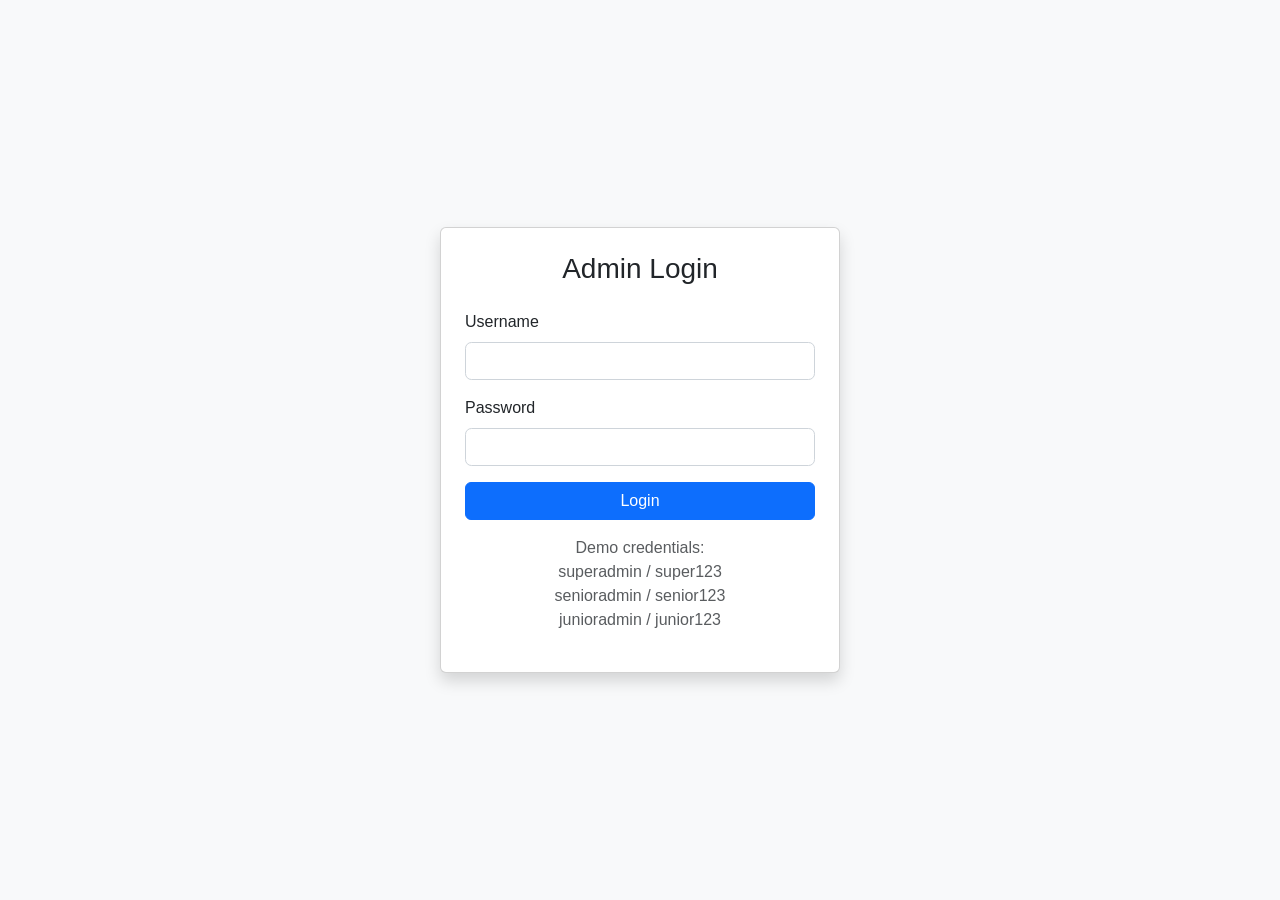
<file: KABAYAN/admin.html>
<!DOCTYPE html>
<html lang="en">
<head>
  <meta charset="UTF-8">
  <meta name="viewport" content="width=device-width, initial-scale=1.0">
  <title>Kabayan Tourism - Admin Dashboard</title>
  <link href="https://cdn.jsdelivr.net/npm/bootstrap@5.3.2/dist/css/bootstrap.min.css" rel="stylesheet">
  <link rel="stylesheet" href="css/admin.css">
</head>
<body>
  <!-- Navbar -->
  <nav class="navbar navbar-expand-lg navbar-dark bg-dark">
    <div class="container-fluid">
      <a class="navbar-brand" href="#">Admin Panel</a>
      <ul class="navbar-nav ms-auto">
        <li class="nav-item"><span id="roleBadge" class="badge ms-3"></span></li>
        <li class="nav-item"><a class="nav-link" href="#" onclick="logout()">Logout</a></li>
      </ul>
    </div>
  </nav>

  <!-- Tabs -->
  <ul class="nav nav-tabs" id="adminTabs" role="tablist">
    <li class="nav-item"><button class="nav-link active" data-bs-toggle="tab" data-bs-target="#faqs">FAQs</button></li>
    <li class="nav-item"><button class="nav-link" data-bs-toggle="tab" data-bs-target="#announcements">Announcements</button></li>
    <li class="nav-item"><button class="nav-link" data-bs-toggle="tab" data-bs-target="#destinations">Destinations</button></li>
    <li class="nav-item"><button class="nav-link" data-bs-toggle="tab" data-bs-target="#services">Services</button></li>
  </ul>

  <!-- Tab Content -->
  <div class="tab-content mt-3">
    <!-- FAQs -->
    <div class="tab-pane fade show active" id="faqs">
      <h2>Manage FAQs</h2>
      <form id="faqForm" class="mb-3">
        <input type="text" id="faqQuestion" class="form-control mb-2" placeholder="Enter question">
        <textarea id="faqAnswer" class="form-control mb-2" placeholder="Enter answer"></textarea>
        <button type="submit" class="btn btn-success">Add FAQ</button>
      </form>
      <ul id="faqList" class="list-group"></ul>
    </div>

    <!-- Announcements -->
    <div class="tab-pane fade" id="announcements">
      <h2>Manage Announcements</h2>
      <form id="announcementForm" class="mb-3">
        <textarea id="announcementText" class="form-control mb-2" placeholder="Enter announcement"></textarea>
        <button type="submit" class="btn btn-primary">Add Announcement</button>
      </form>
      <ul id="announcementList" class="list-group"></ul>
    </div>

    <!-- Destinations -->
    <div class="tab-pane fade" id="destinations">
      <h2>Manage Destinations</h2>
      <form id="destinationForm" class="mb-3">
        <input type="text" id="destinationName" class="form-control mb-2" placeholder="Destination name">
        <textarea id="destinationDesc" class="form-control mb-2" placeholder="Description"></textarea>
        <button type="submit" class="btn btn-info">Add Destination</button>
      </form>
      <ul id="destinationList" class="list-group"></ul>
    </div>

    <!-- Services -->
    <div class="tab-pane fade" id="services">
      <h2>Manage Services</h2>
      <form id="serviceForm" class="mb-3">
        <input type="text" id="serviceName" class="form-control mb-2" placeholder="Service name">
        <textarea id="serviceDesc" class="form-control mb-2" placeholder="Description"></textarea>
        <button type="submit" class="btn btn-warning">Add Service</button>
      </form>
      <ul id="serviceList" class="list-group"></ul>
    </div>
  </div>

  <footer class="bg-dark text-white text-center py-3">
    <p>&copy; 2026 Kabayan Tourism Board - Admin</p>
  </footer>

  <script src="https://cdn.jsdelivr.net/npm/bootstrap@5.3.2/dist/js/bootstrap.bundle.min.js"></script>
  <script src="js/ad_script.js"></script>
</body>
</html>
</file>
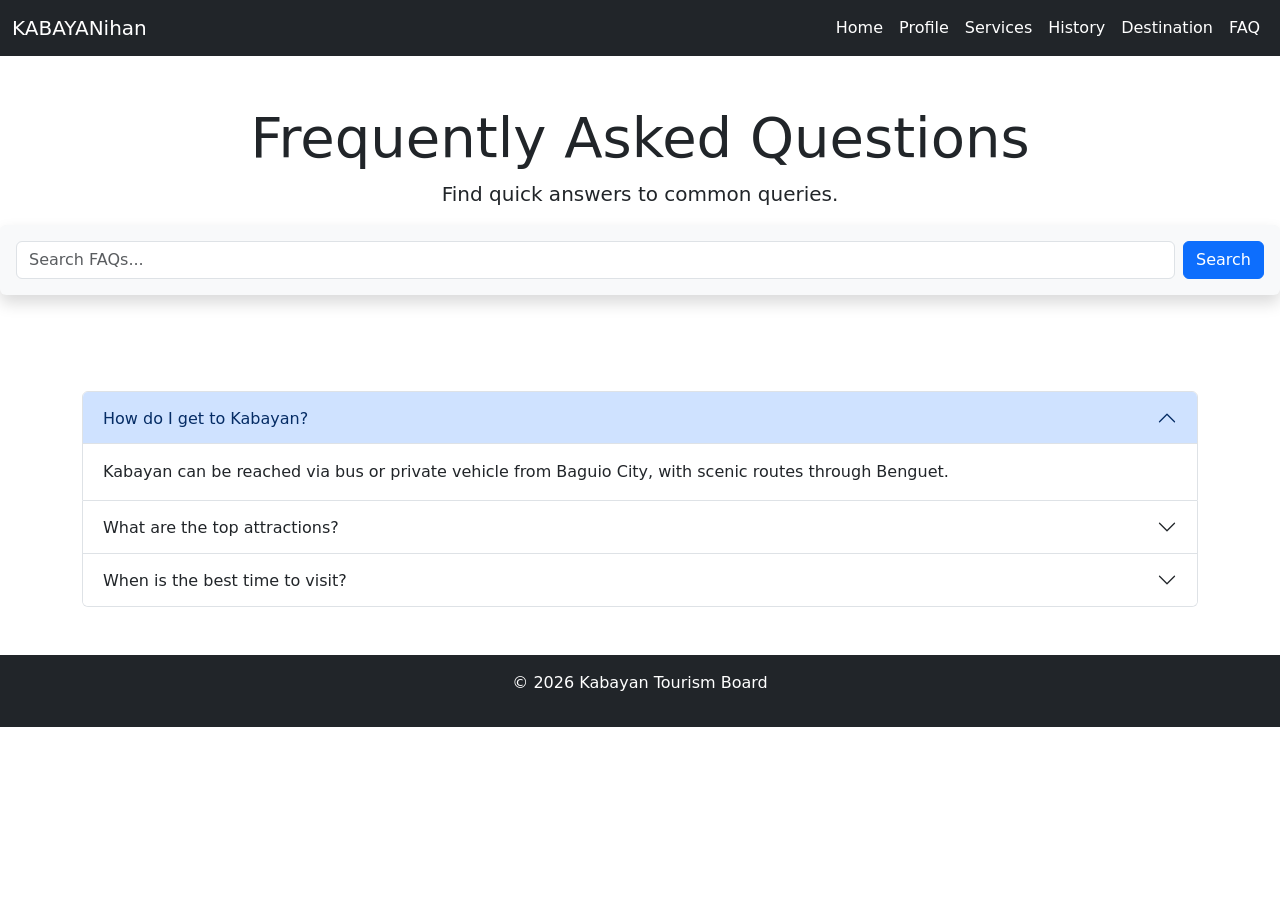
<file: KABAYAN/faq.html>
<!DOCTYPE html>
<html lang="en">

<head>
  <meta charset="UTF-8">
  <meta name="viewport" content="width=device-width, initial-scale=1.0">
  <title>Kabayan Tourism - Destinations</title>
  <link href="https://cdn.jsdelivr.net/npm/bootstrap@5.3.2/dist/css/bootstrap.min.css" rel="stylesheet">
  <link rel="stylesheet" href="css/faqs.css">
</head>

<body>
  <!-- Navbar -->
  <nav class="navbar navbar-expand-lg navbar-dark bg-dark">
    <div class="container-fluid">
      <a class="navbar-brand" href="index.html">KABAYANihan</a>
      <button class="navbar-toggler" type="button" data-bs-toggle="collapse" data-bs-target="#navbarNav">
        <span class="navbar-toggler-icon"></span>
      </button>
      <div class="collapse navbar-collapse" id="navbarNav">
        <ul class="navbar-nav ms-auto">
          <li class="nav-item"><a class="nav-link active" href="index.html">Home</a></li>
          <li class="nav-item"><a class="nav-link active" href="profile.html">Profile</a></li>
          <li class="nav-item"><a class="nav-link active" href="service.html">Services</a></li>
          <li class="nav-item"><a class="nav-link active" href="history.html">History</a></li>
          <li class="nav-item"><a class="nav-link active" href="destination.html">Destination</a></li>
          <li class="nav-item"><a class="nav-link active" href="faq.html">FAQ</a></li>
        </ul>
      </div>
    </div>
  </nav>
<header class="faq-hero text-center py-5">
  <h1 class="display-4">Frequently Asked Questions</h1>
  <p class="lead">Find quick answers to common queries.</p>
  <div class="search-box bg-light p-3 rounded shadow mt-3 text-center">
    <form class="d-flex justify-content-center" onsubmit="return false;">
      <input type="text" id="searchInput" class="form-control me-2" placeholder="Search FAQs...">
      <button class="btn btn-primary" type="button">Search</button>
    </form>
    <p id="noResults" class="text-danger mt-2" style="display:none;">No results found.</p>
  </div>
</header>


  <!-- FAQ Accordion -->
  <main class="container my-5">
    <div class="accordion" id="faqAccordion">
      <!-- Item 1 -->
      <div class="accordion-item">
        <h2 class="accordion-header" id="faqOne">
          <button class="accordion-button" type="button" data-bs-toggle="collapse" data-bs-target="#collapseOne"
            aria-expanded="true" aria-controls="collapseOne">
            How do I get to Kabayan?
          </button>
        </h2>
        <div id="collapseOne" class="accordion-collapse collapse show" aria-labelledby="faqOne"
          data-bs-parent="#faqAccordion">
          <div class="accordion-body">
            Kabayan can be reached via bus or private vehicle from Baguio City, with scenic routes through Benguet.
          </div>
        </div>
      </div>
      <!-- Item 2 -->
      <div class="accordion-item">
        <h2 class="accordion-header" id="faqTwo">
          <button class="accordion-button collapsed" type="button" data-bs-toggle="collapse"
            data-bs-target="#collapseTwo" aria-expanded="false" aria-controls="collapseTwo">
            What are the top attractions?
          </button>
        </h2>
        <div id="collapseTwo" class="accordion-collapse collapse" aria-labelledby="faqTwo"
          data-bs-parent="#faqAccordion">
          <div class="accordion-body">
            Popular attractions include Mount Pulag, Kabayan Fire Mummies, and Lake Bulalacao.
          </div>
        </div>
      </div>
      <!-- Item 3 -->
      <div class="accordion-item">
        <h2 class="accordion-header" id="faqThree">
          <button class="accordion-button collapsed" type="button" data-bs-toggle="collapse"
            data-bs-target="#collapseThree" aria-expanded="false" aria-controls="collapseThree">
            When is the best time to visit?
          </button>
        </h2>
        <div id="collapseThree" class="accordion-collapse collapse" aria-labelledby="faqThree"
          data-bs-parent="#faqAccordion">
          <div class="accordion-body">
            The dry season (November to April) offers the best weather for trekking and sightseeing.
          </div>
        </div>
      </div>
    </div>
  </main>

  <!-- Footer -->
  <footer class="bg-dark text-white text-center py-3">
    <p>&copy; 2026 Kabayan Tourism Board</p>
  </footer>

  <!-- Bootstrap JS -->
  <script src="https://cdn.jsdelivr.net/npm/bootstrap@5.3.2/dist/js/bootstrap.bundle.min.js"></script>
  <script src="js/faqs.js"></script>
</body>

</html>
</file>
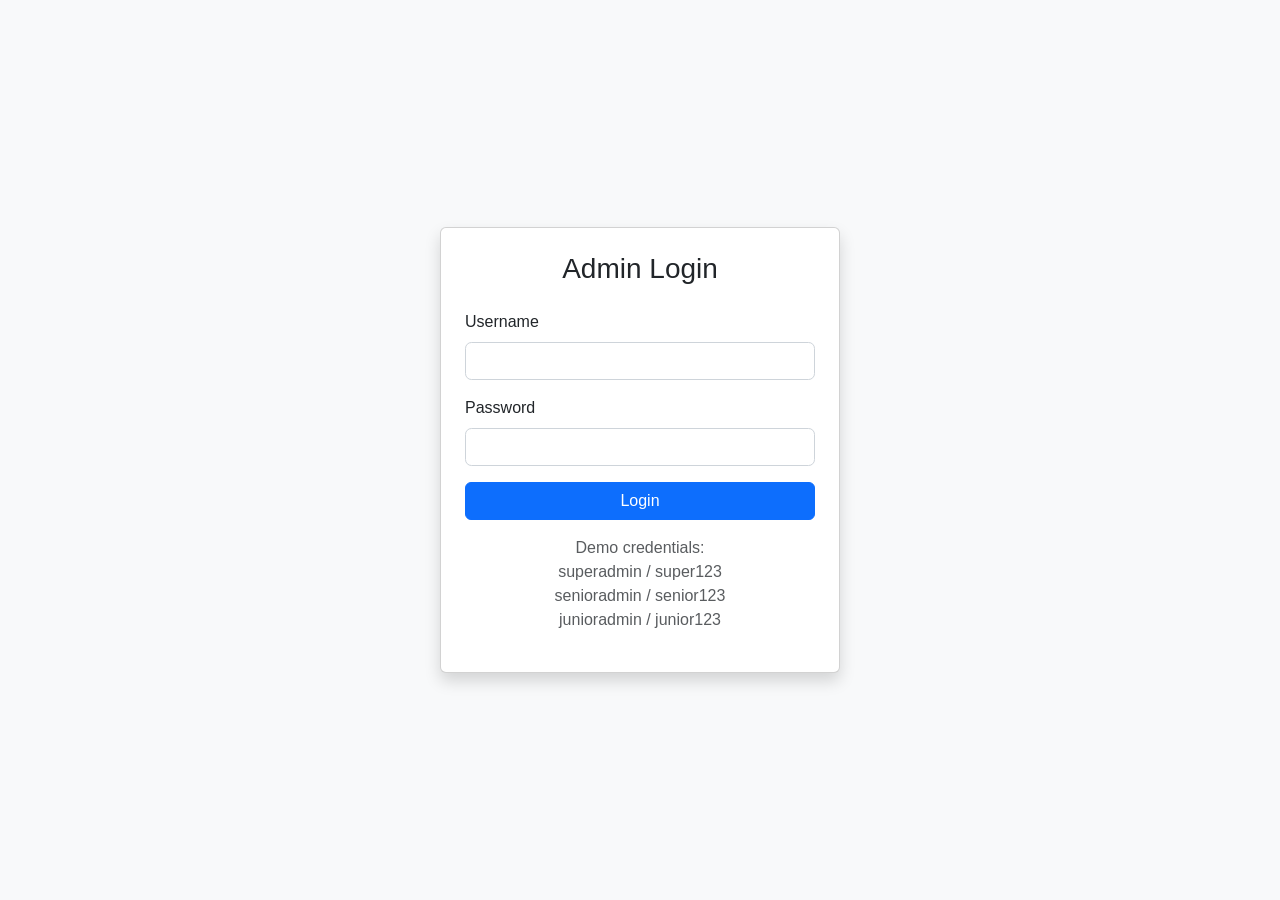
<file: KABAYAN/login.html>
<!DOCTYPE html>
<html lang="en">
<head>
  <meta charset="UTF-8">
  <meta name="viewport" content="width=device-width, initial-scale=1.0">
  <title>Kabayan Tourism - Admin Login</title>
  <link href="https://cdn.jsdelivr.net/npm/bootstrap@5.3.2/dist/css/bootstrap.min.css" rel="stylesheet">
  <link rel="stylesheet" href="css/admin.css">
</head>
<body class="bg-light">

  <div class="container d-flex justify-content-center align-items-center vh-100">
    <div class="card shadow p-4" style="max-width: 400px; width: 100%;">
      <h3 class="text-center mb-4">Admin Login</h3>
      <form id="loginForm">
        <div class="mb-3">
          <label for="username" class="form-label">Username</label>
          <input type="text" id="username" class="form-control" required>
        </div>
        <div class="mb-3">
          <label for="password" class="form-label">Password</label>
          <input type="password" id="password" class="form-control" required>
        </div>
        <button type="submit" class="btn btn-primary w-100">Login</button>
      </form>
      <p class="mt-3 text-muted text-center">
        Demo credentials:<br>
        superadmin / super123<br>
        senioradmin / senior123<br>
        junioradmin / junior123
      </p>
    </div>
  </div>

  <script src="js/ad_script.js"></script>
  <script>
    document.getElementById("loginForm").addEventListener("submit", function(e) {
      e.preventDefault();
      const username = document.getElementById("username").value.trim();
      const password = document.getElementById("password").value.trim();
      login(username, password); // calls function in ad_script.js
    });
  </script>
</body>
</html>
</file>
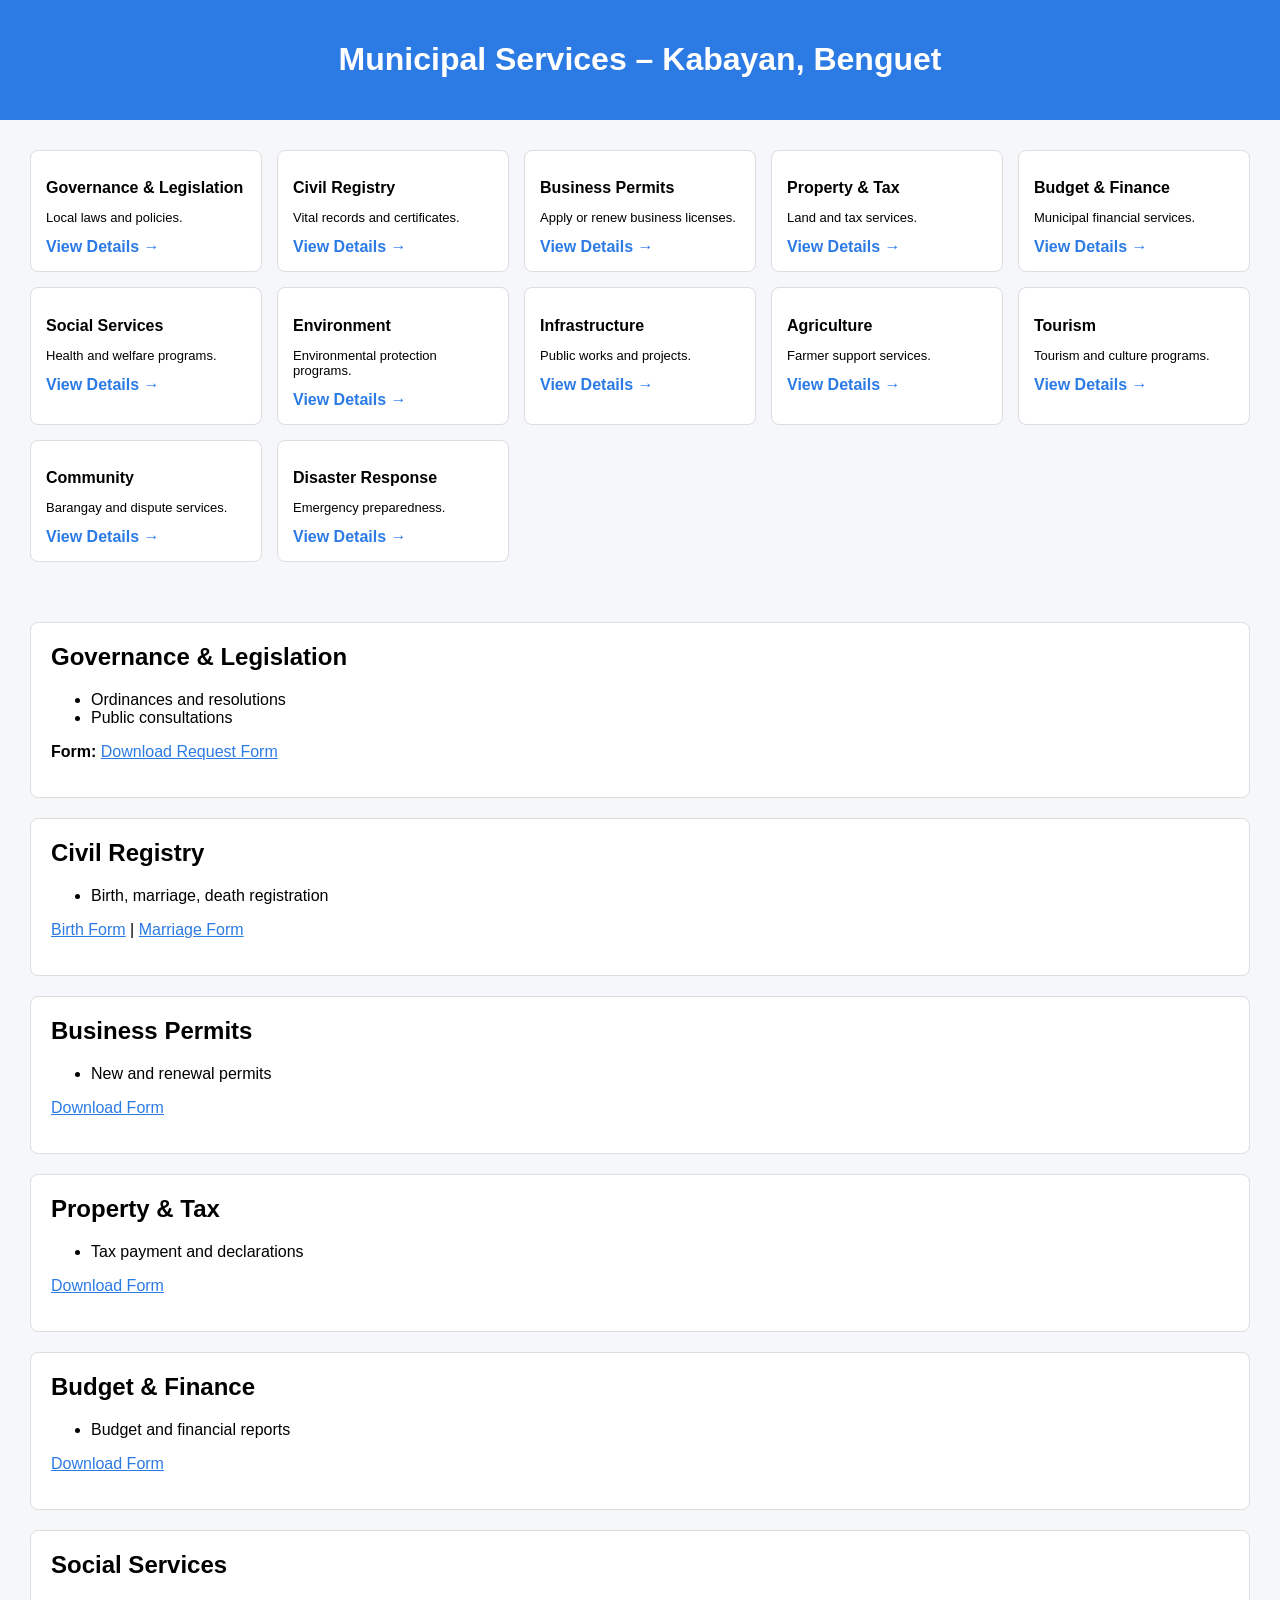
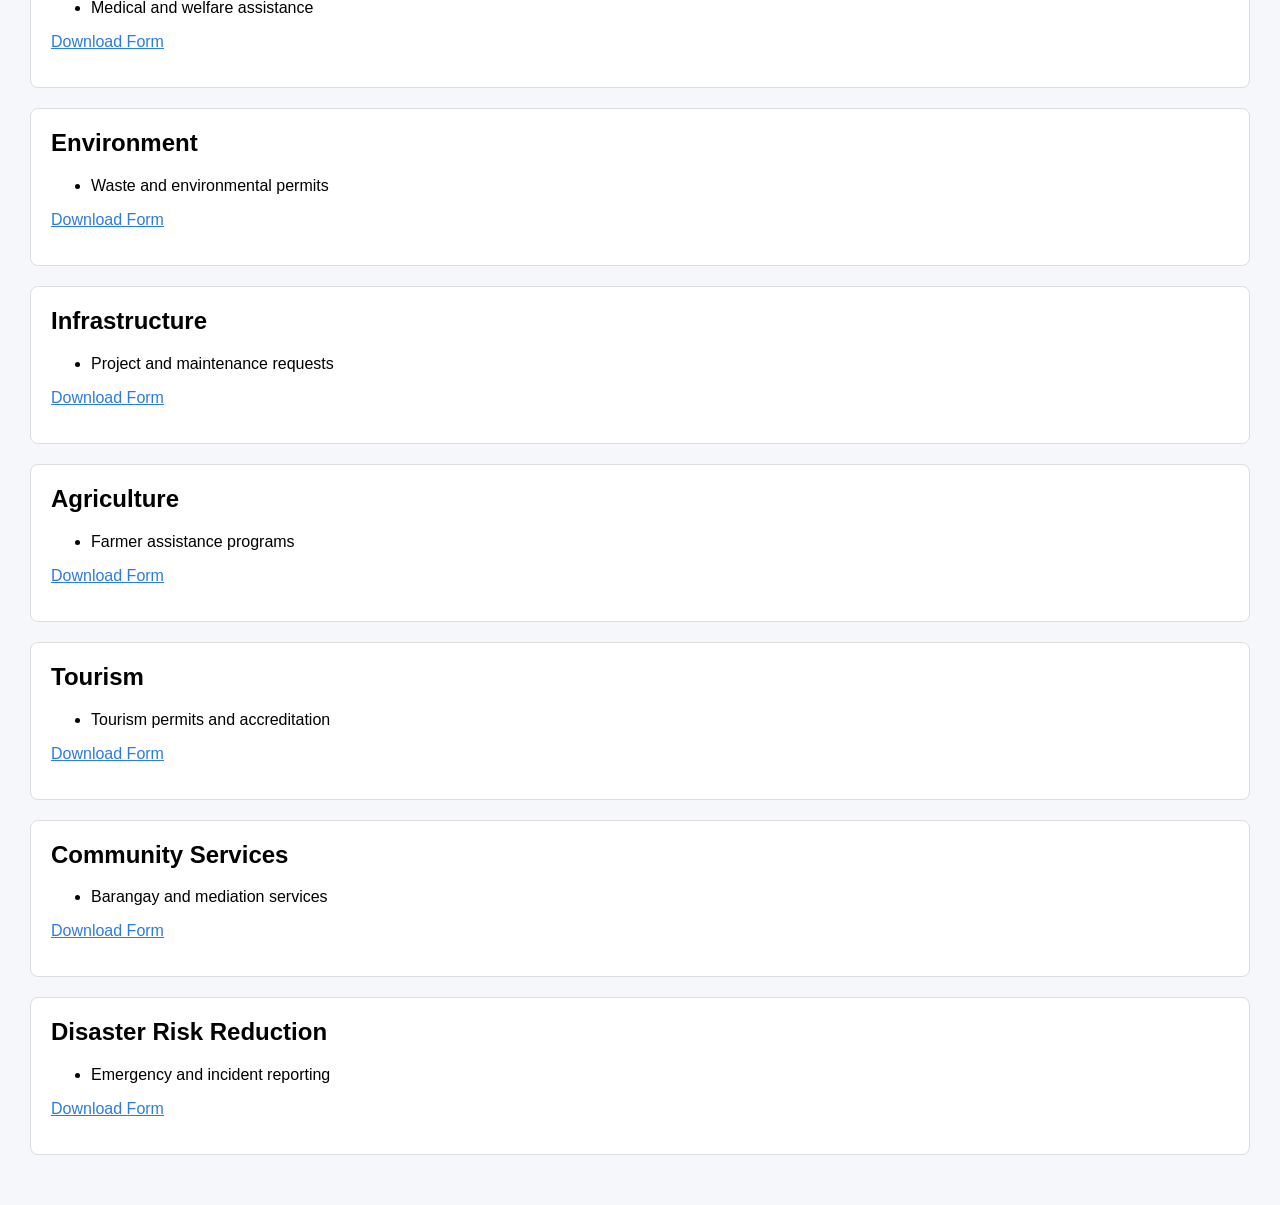
<file: KABAYAN/service.html>
<!DOCTYPE html>
<html lang="en">
<head>
  <meta charset="UTF-8">
  <title>Municipal Services - Kabayan, Benguet</title>
  <link rel="stylesheet" href="css/service.css">
</head>
<body>

<header>
  <h1>Municipal Services – Kabayan, Benguet</h1>
</header>

<!-- SERVICES GRID -->
<section class="services">
  <div class="grid">

    <div class="card"><h2>Governance & Legislation</h2><p>Local laws and policies.</p><a href="#governance">View Details →</a></div>
    <div class="card"><h2>Civil Registry</h2><p>Vital records and certificates.</p><a href="#civil">View Details →</a></div>
    <div class="card"><h2>Business Permits</h2><p>Apply or renew business licenses.</p><a href="#business">View Details →</a></div>
    <div class="card"><h2>Property & Tax</h2><p>Land and tax services.</p><a href="#property">View Details →</a></div>
    <div class="card"><h2>Budget & Finance</h2><p>Municipal financial services.</p><a href="#budget">View Details →</a></div>
    <div class="card"><h2>Social Services</h2><p>Health and welfare programs.</p><a href="#social">View Details →</a></div>
    <div class="card"><h2>Environment</h2><p>Environmental protection programs.</p><a href="#environment">View Details →</a></div>
    <div class="card"><h2>Infrastructure</h2><p>Public works and projects.</p><a href="#infra">View Details →</a></div>
    <div class="card"><h2>Agriculture</h2><p>Farmer support services.</p><a href="#agri">View Details →</a></div>
    <div class="card"><h2>Tourism</h2><p>Tourism and culture programs.</p><a href="#tourism">View Details →</a></div>
    <div class="card"><h2>Community</h2><p>Barangay and dispute services.</p><a href="#community">View Details →</a></div>
    <div class="card"><h2>Disaster Response</h2><p>Emergency preparedness.</p><a href="#disaster">View Details →</a></div>

  </div>
</section>

<!-- SERVICE DETAILS -->
<section class="details">

  <div id="governance" class="service">
    <h2>Governance & Legislation</h2>
    <ul>
      <li>Ordinances and resolutions</li>
      <li>Public consultations</li>
    </ul>
    <p><strong>Form:</strong> <a href="/forms/document-request.pdf" download>Download Request Form</a></p>
  </div>

  <div id="civil" class="service">
    <h2>Civil Registry</h2>
    <ul>
      <li>Birth, marriage, death registration</li>
    </ul>
    <p>
      <a href="/forms/birth-registration.pdf" download>Birth Form</a> |
      <a href="/forms/marriage-registration.pdf" download>Marriage Form</a>
    </p>
  </div>

  <div id="business" class="service">
    <h2>Business Permits</h2>
    <ul>
      <li>New and renewal permits</li>
    </ul>
    <p><a href="/forms/business-permit.pdf" download>Download Form</a></p>
  </div>

  <div id="property" class="service">
    <h2>Property & Tax</h2>
    <ul>
      <li>Tax payment and declarations</li>
    </ul>
    <p><a href="/forms/tax-declaration.pdf" download>Download Form</a></p>
  </div>

  <div id="budget" class="service">
    <h2>Budget & Finance</h2>
    <ul>
      <li>Budget and financial reports</li>
    </ul>
    <p><a href="/forms/budget-request.pdf" download>Download Form</a></p>
  </div>

  <div id="social" class="service">
    <h2>Social Services</h2>
    <ul>
      <li>Medical and welfare assistance</li>
    </ul>
    <p><a href="/forms/social-assistance.pdf" download>Download Form</a></p>
  </div>

  <div id="environment" class="service">
    <h2>Environment</h2>
    <ul>
      <li>Waste and environmental permits</li>
    </ul>
    <p><a href="/forms/environment-permit.pdf" download>Download Form</a></p>
  </div>

  <div id="infra" class="service">
    <h2>Infrastructure</h2>
    <ul>
      <li>Project and maintenance requests</li>
    </ul>
    <p><a href="/forms/project-request.pdf" download>Download Form</a></p>
  </div>

  <div id="agri" class="service">
    <h2>Agriculture</h2>
    <ul>
      <li>Farmer assistance programs</li>
    </ul>
    <p><a href="/forms/agriculture.pdf" download>Download Form</a></p>
  </div>

  <div id="tourism" class="service">
    <h2>Tourism</h2>
    <ul>
      <li>Tourism permits and accreditation</li>
    </ul>
    <p><a href="/forms/tourism-permit.pdf" download>Download Form</a></p>
  </div>

  <div id="community" class="service">
    <h2>Community Services</h2>
    <ul>
      <li>Barangay and mediation services</li>
    </ul>
    <p><a href="/forms/complaint.pdf" download>Download Form</a></p>
  </div>

  <div id="disaster" class="service">
    <h2>Disaster Risk Reduction</h2>
    <ul>
      <li>Emergency and incident reporting</li>
    </ul>
    <p><a href="/forms/disaster-report.pdf" download>Download Form</a></p>
  </div>

</section>

</body>
</html>
</file>
<file: KABAYAN/css/admin.css>
/* General body styling */
body {
  font-family: "Segoe UI", Arial, sans-serif;
  background-color: #f8f9fa;
  color: #333;
  margin: 0;
  padding: 0;
}

/* Navbar */
.navbar {
  box-shadow: 0 2px 6px rgba(0,0,0,0.2);
}

/* Role badge */
#roleBadge {
  font-size: 0.9rem;
  padding: 0.4em 0.8em;
  border-radius: 0.5rem;
}

/* Cards */
.card {
  transition: transform 0.2s ease, box-shadow 0.2s ease;
}
.card:hover {
  transform: translateY(-4px);
  box-shadow: 0 6px 12px rgba(0,0,0,0.15);
}

/* Section headings */
section h2 {
  border-left: 5px solid #0d6efd;
  padding-left: 10px;
  margin-bottom: 1rem;
  font-weight: 600;
}

/* Forms */
form .form-control {
  border-radius: 0.4rem;
  border: 1px solid #ced4da;
}
form button {
  border-radius: 0.4rem;
}

/* Lists */
.list-group-item {
  font-size: 0.95rem;
  padding: 0.6rem 1rem;
}

/* Footer */
footer {
  font-size: 0.85rem;
  letter-spacing: 0.5px;
}

/* === Role-based accents === */

/* Super Admin theme */
.super-theme h2,
.super-theme .card-title {
  color: #d39e00; /* gold accent */
}
.super-theme .btn {
  background-color: #ffc107;
  border: none;
  color: #212529;
}

/* Senior Admin theme */
.senior-theme h2,
.senior-theme .card-title {
  color: #0d6efd; /* blue accent */
}
.senior-theme .btn {
  background-color: #0d6efd;
  border: none;
  color: #fff;
}

/* Junior Admin theme */
.junior-theme h2,
.junior-theme .card-title {
  color: #198754; /* green accent */
}
.junior-theme .btn {
  background-color: #198754;
  border: none;
  color: #fff;
}
</file>
<file: KABAYAN/css/faqs.css>
/* Scroll to Top Button */
.scroll-top {
  position: fixed;
  bottom: 80px; /* sits above mobile nav */
  right: 20px;
  background: #007bff;
  color: #fff;
  border-radius: 50%;
  width: 48px;
  height: 48px;
  display: flex;
  align-items: center;
  justify-content: center;
  font-size: 1.4rem;
  box-shadow: 0 4px 12px rgba(0,0,0,0.3);
  cursor: pointer;
  opacity: 0;
  pointer-events: none;
  transition: opacity 0.3s ease, transform 0.3s ease;
  z-index: 1002;
}
.scroll-top.show {
  opacity: 1;
  pointer-events: auto;
}
.scroll-top:hover {
  transform: scale(1.1);
  background: #00d2ff;
}
</file>
<file: KABAYAN/css/service.css>
body {
  font-family: Arial, sans-serif;
  margin: 0;
  background: #f5f7fa;
}

header {
  background: #2c7be5;
  color: white;
  text-align: center;
  padding: 20px;
}

.services {
  padding: 30px;
}

.grid {
  display: grid;
  grid-template-columns: repeat(auto-fit, minmax(220px, 1fr));
  gap: 15px;
}

.card {
  background: white;
  padding: 15px;
  border-radius: 8px;
  transition: 0.3s;
  border: 1px solid #ddd;
}

.card:hover {
  transform: translateY(-5px);
}

.card h2 {
  font-size: 16px;
}

.card p {
  font-size: 13px;
}

.card a {
  color: #2c7be5;
  text-decoration: none;
  font-weight: bold;
}

.details {
  padding: 30px;
}

.service {
  background: white;
  padding: 20px;
  margin-bottom: 20px;
  border-radius: 8px;
  border: 1px solid #ddd;
}

.service h2 {
  margin-top: 0;
}

.service a {
  color: #2c7be5;
}
</file>
